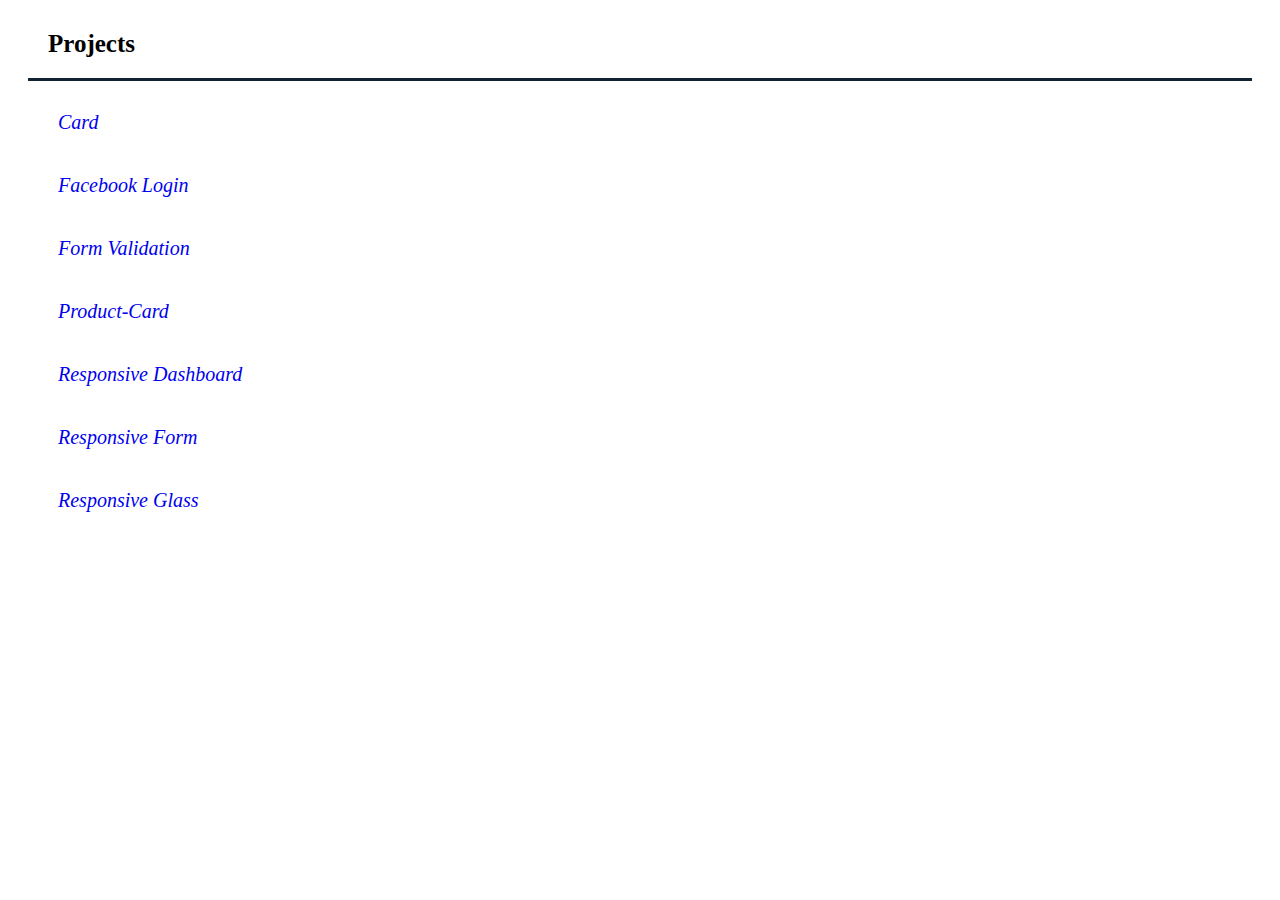
<file: index.html>
<!DOCTYPE html>
<html lang="en">
<head>
    <meta charset="UTF-8">
    <meta name="viewport" content="width=device-width, initial-scale=1.0">
    <title>Projects</title>
    <style>
        h2 {
            padding: 20px;
            border-bottom: 3px solid #123;
            margin: 10px 20px;
            font-size: 25px;
        }
        p {
            text-transform: capitalize;
            padding: 10px 50px;
            font-style: italic;
            font-size: 20px;
        }
        p a {
            text-decoration: none;
        }
    </style>
</head>
<body>
    <h2>Projects</h2>
    <p><a href="card/index.html" target="_blank">Card</a></p>
    <p><a href="facebook_login/index.html" target="_blank">Facebook Login</a></p>
    <p><a href="form validation/index.html" target="_blank">form validation</a></p>
    <p><a href="product-card/index.html" target="_blank">product-card</a></p>
    <p><a href="responsive dashboard/index.html" target="_blank">responsive dashboard</a></p>
    <p><a href="responsive form/index.htm" target="_blank">responsive form </a></p>
    <p><a href="responsive glass/index.html" target="_blank">responsive glass </a></p>
</body>
</html>
</file>
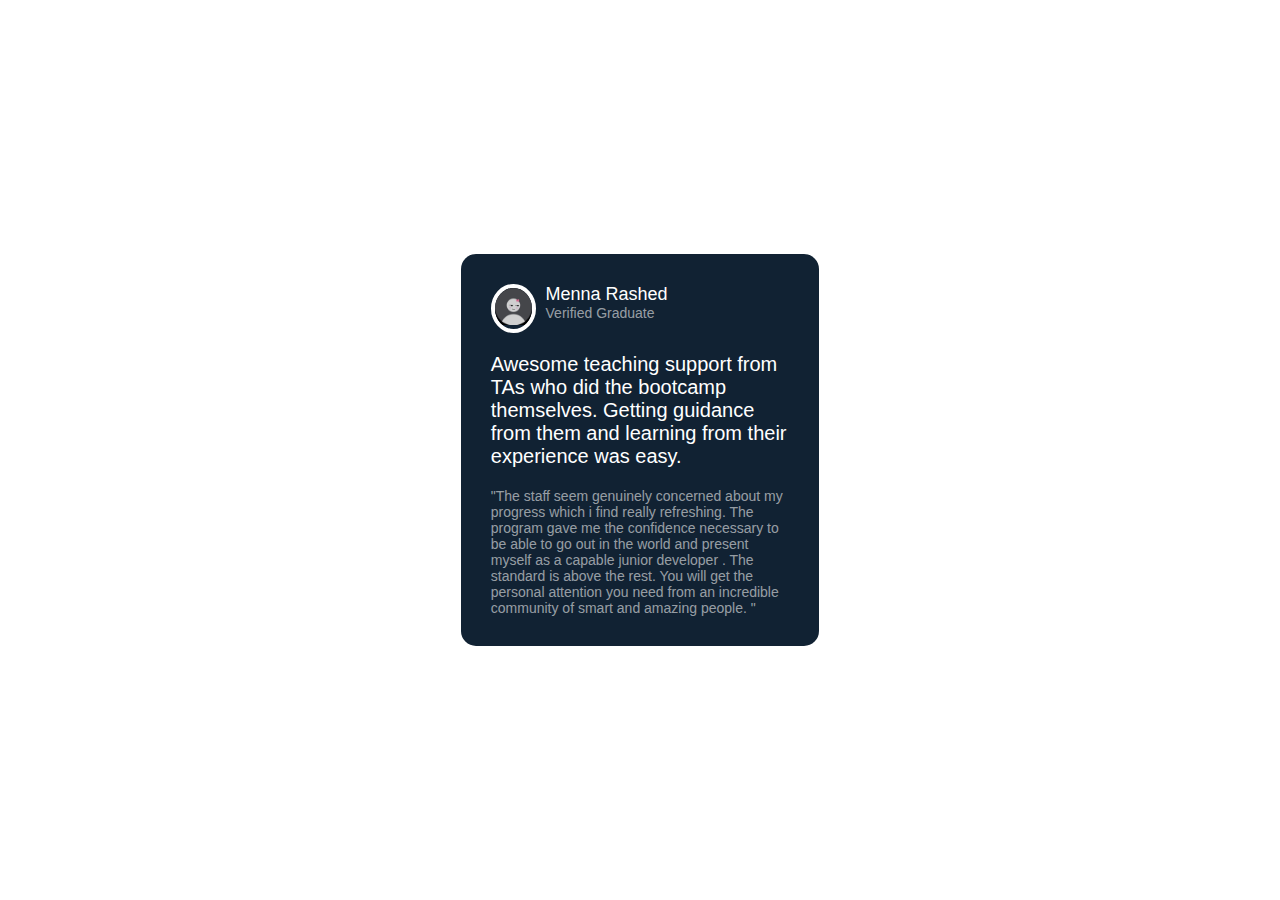
<file: card/index.html>
<!DOCTYPE html>
<html lang="en">
<head>
    <meta charset="UTF-8">
    <meta name="viewport" content="width=device-width, initial-scale=1.0">
    <title>Card</title>
    <link rel="stylesheet" href="style.css">
</head>
<body>
    <div class="container">
        <div class="profile">
            <div class="profile-img">
                <img src="img/girl.jpg" alt="profile image">
            </div>
            <div class="profile-name">
                <p class="name">menna rashed</p>
                <p class="title">verified graduate</p>
            </div>
        </div>
        <div class="p-one">
            Awesome teaching support from TAs who did the bootcamp themselves. 
            Getting guidance from them and learning from their experience was easy.
        </div>
        <div class="p-two">
            "The staff seem genuinely concerned about my progress which i find really refreshing. The program gave me the confidence necessary 
            to be able to go out in the world and present myself as a capable junior developer . The standard is above the rest. You will get the personal attention you 
            need from an incredible community of smart and amazing people. "
        </div>
    </div>
</body>
</html>
</file>
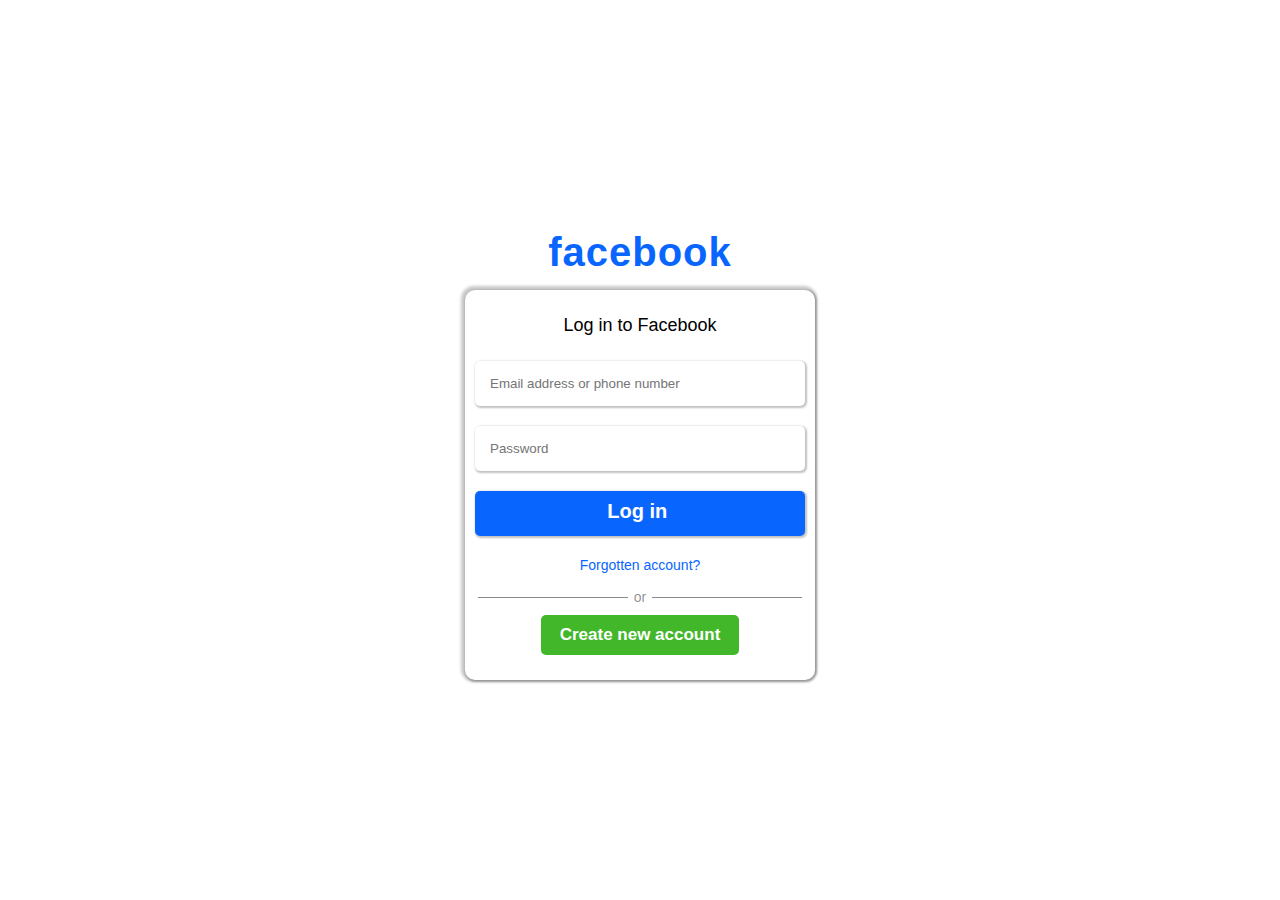
<file: facebook_login/index.html>
<!DOCTYPE html>
<html lang="en">
<head>
    <meta charset="UTF-8">
    <meta name="viewport" content="width=device-width, initial-scale=1.0">
    <title>log in to Facebook</title>
    <link rel="stylesheet" href="css/style.css">
    <link rel="shortcut icon" href="img/communication.png" type="image/x-icon">
</head>
<body>
    <div class="container">
        <div class="logo">
            <h1>facebook</h1>
        </div>
        <div class="content">
            <p>Log in to Facebook</p>
            <div class="form">
                <form action="#" method="post">
                    <input type="text" name="email or phone " placeholder="Email address or phone number" required>
                    <input type="password" name="password" placeholder="Password" required>
                    <input type="submit" value="Log in " class="submit">
                </form>
            </div>
            <div class="forget-acc">
            <a href="#">Forgotten account?</a>
            </div>
            <div class="hr"><span>or</span></div>
            <div class="button">
                            <button type="button"> <a href="new_account.html">Create new account</a></button>
            </div>
        </div>
    </div>
</body>
</html>
</file>
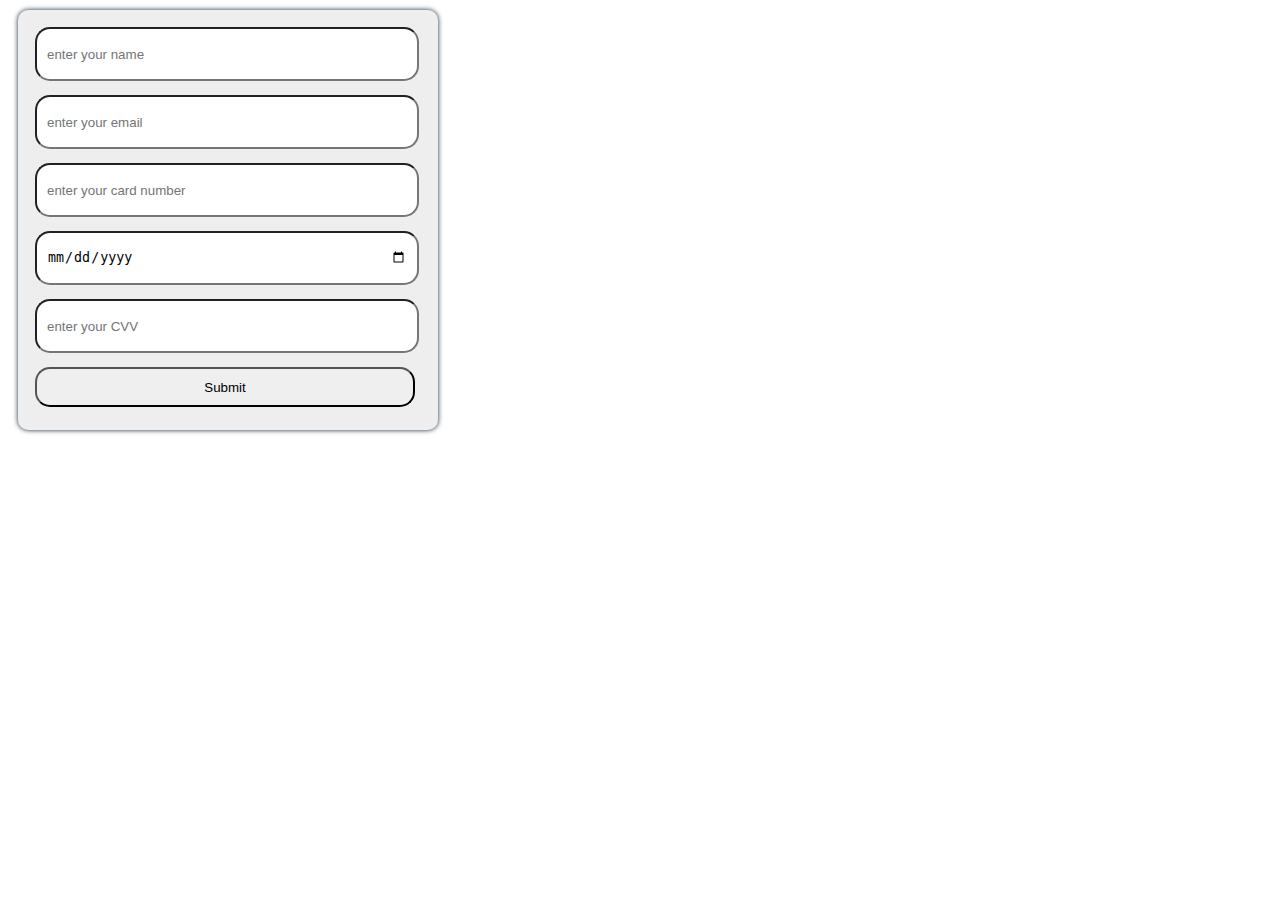
<file: form validation/index.html>
<!DOCTYPE html>
<html lang="en">
<head>
    <meta charset="UTF-8">
    <meta name="viewport" content="width=device-width, initial-scale=1.0">
    <title>form validation</title>
    <link rel="stylesheet" href="style.css">
</head>
<body>
    <form >
        <input type="text" placeholder="enter your name" id="name">
        <input type="email" placeholder="enter your email" id="email">
        <input type="number" placeholder="enter your card number" id="number">
        <input type="date" name="date" id="date">
        <input type="text" placeholder="enter your CVV" id="cvv">
        <input type="submit" id="submitbutton">
    </form>
    <div id="successMessage"></div>
    <script>
        document.getElementById("submitbutton").onclick = function () 
        {
            const name = document.getElementById("name").value.trim();
            const email = document.getElementById("email").value.trim();
            const password = document.getElementById("password").value.trim();
            const number = document.getElementById("number").value.trim();
            const cvv = document.getElementById("cvv").value.trim();
            const successMessage = document.getElementById("successMessage");

            successMessage.textContent = '';
            if (!name || !email || !password || !number || !cvv || !successMessage)
            {
                alert("all felids required");
                return;
            }
            if ( number != 16)
            {
                alert("enter valid length (16 digit)");
                return;
            }
            if ( cvv != 3 )
            {
                alert("enter valid length (3 digit)");
                return;
            }

            successMessage.textContent = 'felids submitted successfully!';
        };
    </script>
</body>
</html>
</file>
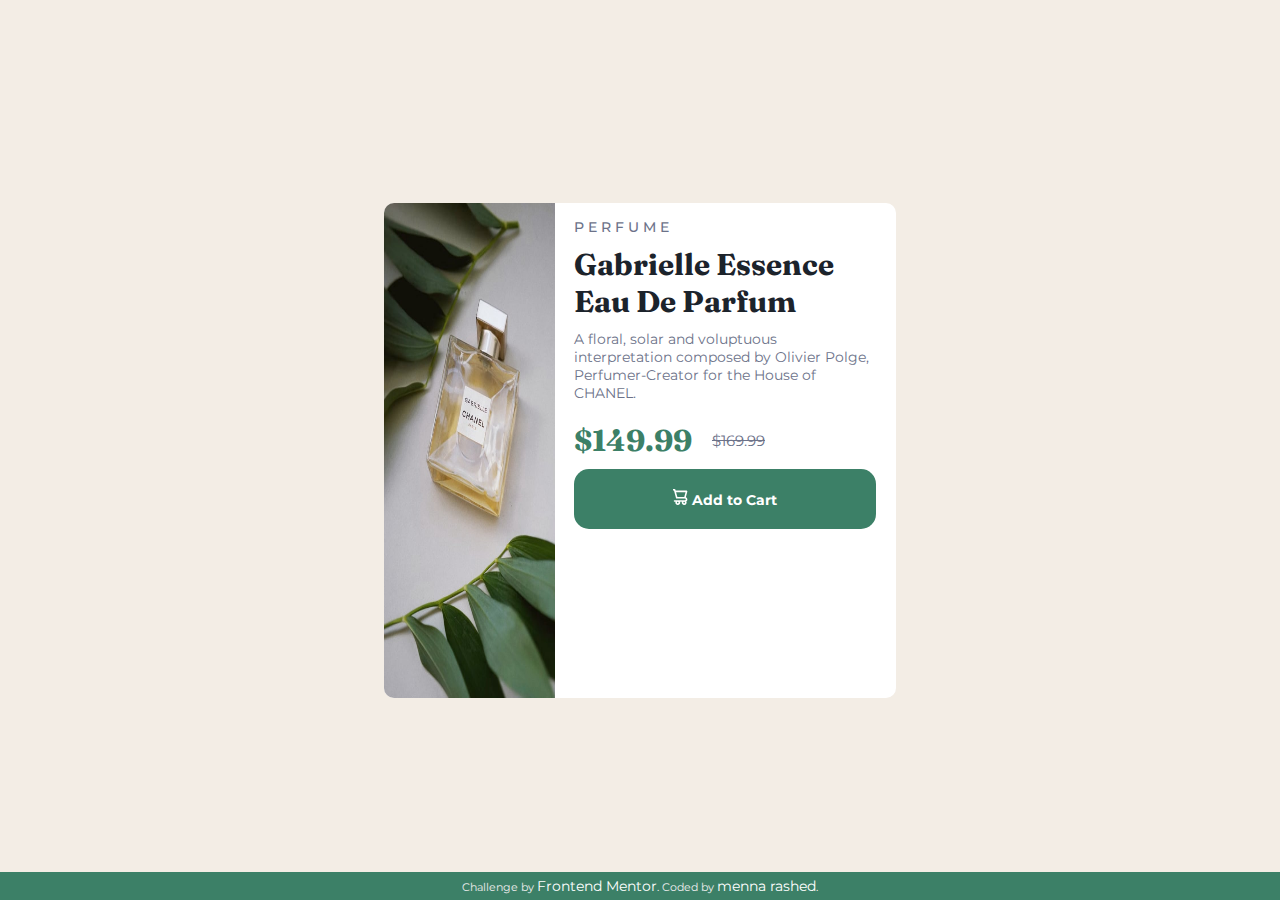
<file: product-card/index.html>
<!DOCTYPE html>
<html lang="en">
<head>
    <meta charset="UTF-8">
    <meta name="viewport" content="width=device-width, initial-scale=1.0">
    <title>Frontend Mentor | Product preview card component</title>
    <link rel="icon" type="image/png" sizes="32x32" href="./images/favicon-32x32.png">
    <link rel="stylesheet" href="css/style.css">
    <link rel="stylesheet" href="https://fonts.google.com/specimen/Montserrat">
    <link href="https://fonts.googleapis.com/css2?family=Montserrat:ital,wght@0,300..800;1,300..800&display=swap"
        rel="stylesheet">
    <style>
        .attribution {
            font-size: 11px;
            text-align: center;
            position: fixed;
            bottom: 0;
            padding: 5px;
            background-color: hsl(158, 36%, 37%);
            color: #eee;
            width: 100%;
            transition: border .5s;
        }
        .attribution a {
            color: #fff;
            text-decoration: none;
        }
        .attribution a:hover {
            border-bottom: 2px solid #fff;
        }
    </style>
</head>
<body>
    <div class="container">
        <div class="product-img">
        </div>
        <div class="product-data">
            <p class="product-type">
                Perfume
            </p>
            <h2 class="product-name">
                Gabrielle Essence Eau De Parfum
            </h2>
            <p class="product-description">
                A floral, solar and voluptuous interpretation composed by Olivier Polge,
                Perfumer-Creator for the House of CHANEL.
            </p>
            <p class="product-price">
                <span>$149.99</span>
                <del>$169.99</del>
            </p>
            <p class="product-cart">
                <a href="#"><svg width="15" height="16" xmlns="http://www.w3.org/2000/svg">
                    <path
                        d="M14.383 10.388a2.397 2.397 0 0 0-1.518-2.222l1.494-5.593a.8.8 0 0 0-.144-.695.8.8 0 0 0-.631-.28H2.637L2.373.591A.8.8 0 0 0 1.598 0H0v1.598h.983l1.982 7.4a.8.8 0 0 0 .799.59h8.222a.8.8 0 0 1 0 1.599H1.598a.8.8 0 1 0 0 1.598h.943a2.397 2.397 0 1 0 4.507 0h1.885a2.397 2.397 0 1 0 4.331-.376 2.397 2.397 0 0 0 1.12-2.021ZM11.26 7.99H4.395L3.068 3.196h9.477L11.26 7.991Zm-6.465 6.392a.8.8 0 1 1 0-1.598.8.8 0 0 1 0 1.598Zm6.393 0a.8.8 0 1 1 0-1.598.8.8 0 0 1 0 1.598Z"
                        fill="#FFF" />
                </svg> Add to Cart</a>
            </p>
        </div>
    </div>
    <div class="attribution">
        Challenge by <a href="https://www.frontendmentor.io?ref=challenge" target="_blank">Frontend Mentor</a>.
        Coded by <a href="#">menna rashed</a>.
    </div>
</body>
</html>
</file>
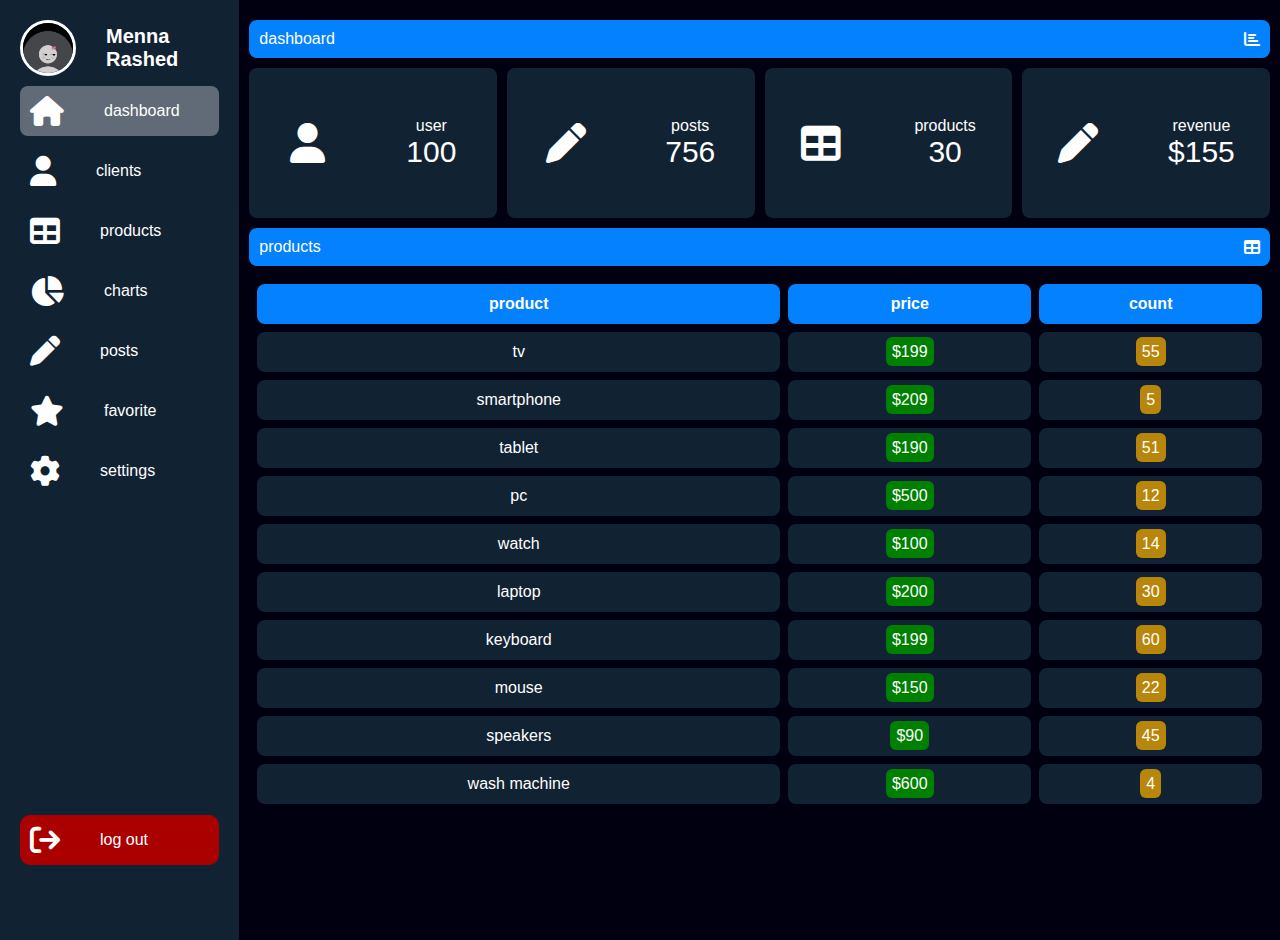
<file: responsive dashboard/index.html>
<!DOCTYPE html>
<html lang="en">
<head>
    <meta charset="UTF-8">
    <meta name="viewport" content="width=device-width, initial-scale=1.0">
    <title>Dashboard</title>
    <link rel="stylesheet" href="style.css">
    <link rel="stylesheet" href="https://cdnjs.cloudflare.com/ajax/libs/font-awesome/6.4.0/css/all.min.css">
</head>
<body>
    <div class="menu">
        <ul>
            <li class="profile">
                <div class="img-box">
                <img src="img/girl.jpg" alt="profile">
                </div>
                <h2>menna rashed</h2>
            </li>
            <li>
                <a href="#" class="active">
                    <i class="fa fa-home"></i>
                    <p>dashboard</p>
                </a>
            </li>
            <li>
                <a href="#">
                    <i class="fa fa-user"></i>
                    <p>clients</p>
                </a>
            </li>
            <li>
                <a href="#">
                    <i class="fa fa-table"></i>
                    <p>products</p>
                </a>
            </li>
            <li>
                <a href="#">
                    <i class="fa fa-chart-pie"></i>
                    <p>charts</p>
                </a>
            </li>
            <li>
                <a href="#">
                    <i class="fa fa-pen"></i>
                    <p>posts</p>
                </a>
            </li>
            <li>
                <a href="#">
                    <i class="fa fa-star"></i>
                    <p>favorite</p>
                </a>
            </li>
            <li>
                <a href="#">
                    <i class="fa fa-cog"></i>
                    <p>settings</p>
                </a>
            </li>
            <li class="log-out">
                <a href="#">
                    <i class="fa fa-sign-out"></i>
                    <p>log out</p>
                </a>
            </li>
        </ul>
    </div>

    <div class="content">
        <div class="title-info">
            <p>dashboard</p>
            <i class="fas fa-chart-bar"></i>
        </div>
        <div class="data-info">
            <div class="box">
                <i class="fas fa-user"></i>
                <div class="data">
                    <p>user</p>
                    <span>100</span>
                </div>
            </div>
            <div class="box">
                <i class="fas fa-pen"></i>
                <div class="data">
                    <p>posts</p>
                    <span>756</span>
                </div>
            </div>
            <div class="box">
                <i class="fas fa-table"></i>
                <div class="data">
                    <p>products</p>
                    <span>30</span>
                </div>
            </div>
            <div class="box">
                <i class="fas fa-pen"></i>
                <div class="data">
                    <p>revenue</p>
                    <span>$155</span>
                </div>
            </div>
        </div>
        <div class="title-info">
            <p>products</p>
            <i class="fas fa-table"></i>
        </div>
        <table>
            <thead>
                <tr>
                    <th>product</th>
                    <th>price</th>
                    <th>count</th>
                </tr>
            </thead>
            <tbody>
                <tr>
                    <td>tv</td>
                    <td><span class="price">$199</span></td>
                    <td><span class="count">55</span></td>
                </tr>
                <tr>
                    <td>smartphone</td>
                    <td><span class="price">$209</span></td>
                    <td><span class="count">5</span></td>
                </tr>
                <tr>
                    <td>tablet</td>
                    <td><span class="price">$190</span></td>
                    <td><span class="count">51</span></td>
                </tr>
                <tr>
                    <td>pc</td>
                    <td><span class="price">$500</span></td>
                    <td><span class="count">12</span></td>
                </tr>
                <tr>
                    <td>watch</td>
                    <td><span class="price">$100</span></td>
                    <td><span class="count">14</span></td>
                </tr>
                <tr>
                    <td>laptop</td>
                    <td><span class="price">$200</span></td>
                    <td><span class="count">30</span></td>
                </tr>
                <tr>
                    <td>keyboard</td>
                    <td><span class="price">$199</span></td>
                    <td><span class="count">60</span></td>
                </tr>
                <tr>
                    <td>mouse</td>
                    <td><span class="price">$150</span></td>
                    <td><span class="count">22</span></td>
                </tr>
                <tr>
                    <td>speakers</td>
                    <td><span class="price">$90</span></td>
                    <td><span class="count">45</span></td>
                </tr>
                <tr>
                    <td>wash machine</td>
                    <td><span class="price">$600</span></td>
                    <td><span class="count">4</span></td>
                </tr>
            </tbody>
        </table>
    </div>
</body>
</html>
</file>
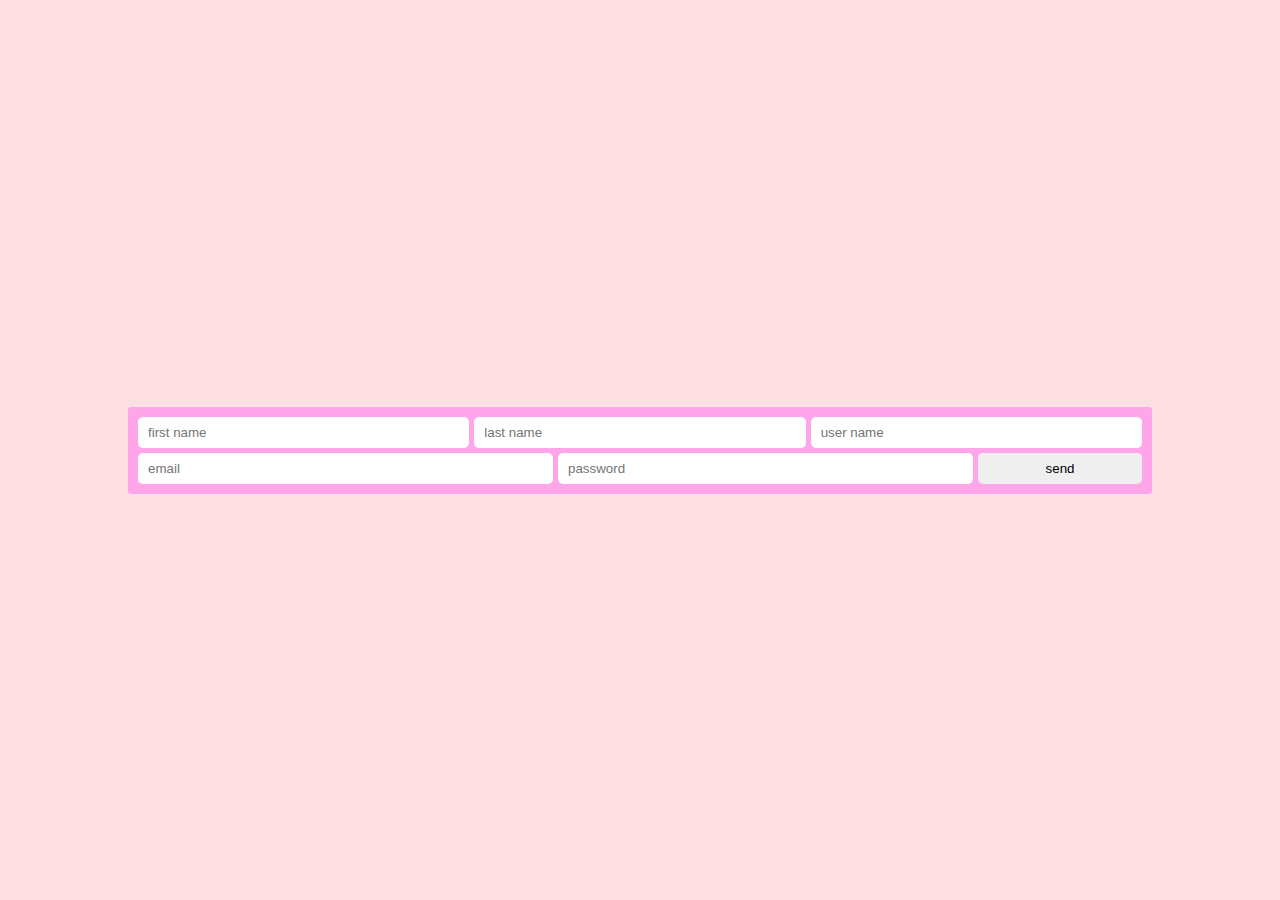
<file: responsive form/index.htm>
<!DOCTYPE html>
<html lang="en">
<head>
    <meta charset="UTF-8">
    <meta name="viewport" content="width=device-width, initial-scale=1.0">
    <title>Responsive Form</title>
    <link rel="stylesheet" href="style.css">
</head>
<body>
    <form action="">
        <input type="text" placeholder="first name">
        <input type="text" placeholder="last name">
        <input type="text" placeholder="user name">
        <input type="email" placeholder="email">
        <input type="password" placeholder="password">
        <input type="submit" value="send" class="submit">
    </form>
</body>
</html>
</file>
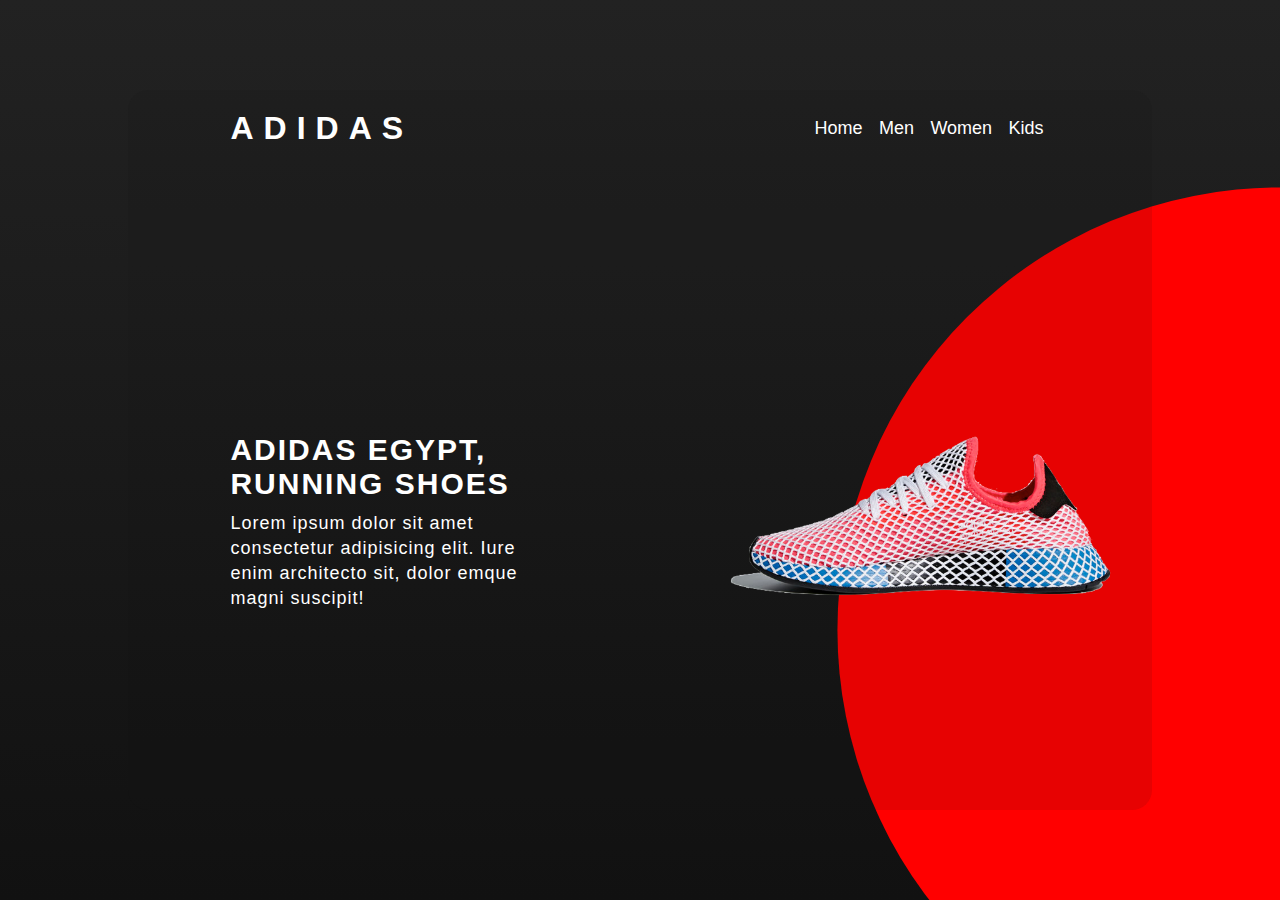
<file: responsive glass/index.html>
<!DOCTYPE html>
<html lang="en">
<head>
    <meta charset="UTF-8">
    <meta name="viewport" content="width=device-width, initial-scale=1.0">
    <title>ADIDAS</title>
    <link rel="stylesheet" href="style.css">
</head>
<body>
    <div class="container">
        <nav>
            <a href="#" class="logo">adidas</a>
            <ul>
                <li><a href="#">home</a></li>
                <li><a href="#">men</a></li>
                <li><a href="#">women</a></li>
                <li><a href="#">kids</a></li>
            </ul>
        </nav>
        <div class="content">
            <div class="text">
                <h2>adidas egypt, <br> running shoes</h2>
                <p>Lorem ipsum dolor sit amet 
                consectetur adipisicing elit. 
                Iure enim architecto sit, dolor
                emque magni suscipit!</p>
            </div>
            <div class="image">
                <img src="shoes.png" alt="shoes">
            </div>
        </div>
    </div>
</body>
</html>
</file>
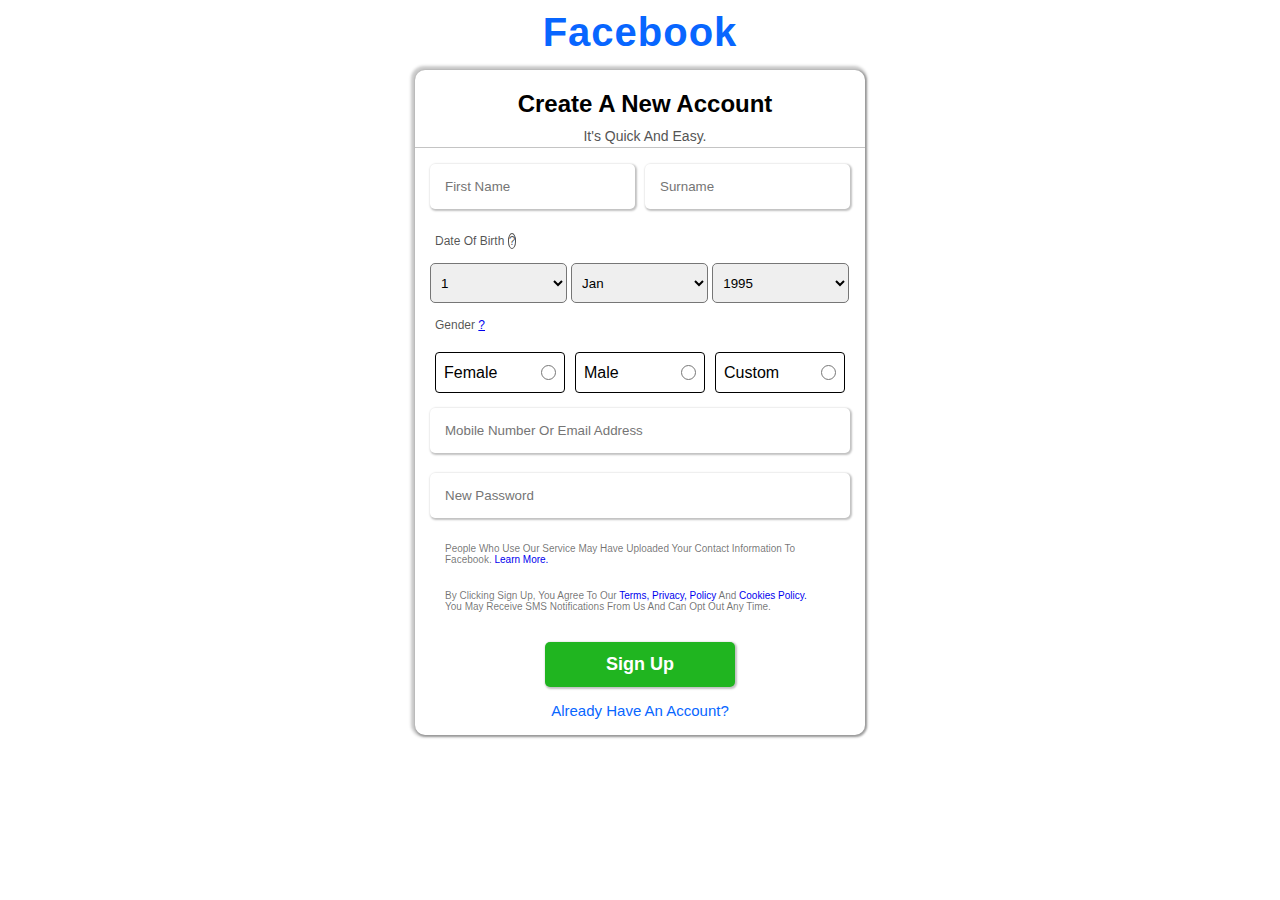
<file: facebook_login/new_account.html>
<!DOCTYPE html>
<html lang="en">
<head>
    <meta charset="UTF-8">
    <meta name="viewport" content="width=device-width, initial-scale=1.0">
    <title>Sign up fo Facebook</title>
    <link rel="stylesheet" href="css/style.css">
    <link rel="stylesheet" href="css/master.css">
    <link rel="shortcut icon" href="img/communication.png" type="image/x-icon">
</head>
<body>
    <div class="container">
        <div class="logo">
            <h1>facebook</h1>
        </div>
        <div class="content ">
            <div class="title">
                <h2>Create a new account</h2>
                <h4> It's quick and easy.</h4>
            </div>
            <div class="form">
                <form action="#" method="post">
                    <div class="name">
                        <input type="text" placeholder="First name" required>
                        <input type="text" placeholder="Surname" required>
                    </div>
                    <div class="birth">
                        <p class="birth-title">date of birth <a href="#">?</a></p>
                        <select name="day"  title="day" required>
                            <option value="1">1</option>
                            <option value="2">2</option>
                            <option value="3">3</option>
                            <option value="4">4</option>
                            <option value="5">5</option>
                            <option value="6">6</option>
                            <option value="7">7</option>
                            <option value="8">8</option>
                            <option value="9">9</option>
                            <option value="10">10</option>
                            <option value="11">11</option>
                            <option value="12">12</option>
                            <option value="13">13</option>
                            <option value="14">14</option>
                            <option value="15">15</option>
                            <option value="16">16</option>
                            <option value="17">17</option>
                            <option value="18">18</option>
                            <option value="19">19</option>
                            <option value="20">20</option>
                            <option value="21">21</option>
                            <option value="22">22</option>
                            <option value="23">23</option>
                            <option value="24">24</option>
                            <option value="25">25</option>
                            <option value="26">26</option>
                            <option value="27">27</option>
                            <option value="28">28</option>
                            <option value="29">29</option>
                            <option value="30">30</option>
                            <option value="31">31</option>
                        </select>
                        <select name="month"  title="month" required>
                            <option value="jan">Jan</option>
                            <option value="Feb">Feb</option>
                            <option value="Mar">Mar</option>
                            <option value="Apr">Apr</option>
                            <option value="May">May</option>
                            <option value="Jun">Jun</option>
                            <option value="Jul">Jul</option>
                            <option value="Aug">Aug</option>
                            <option value="Seb">Seb</option>
                            <option value="Oct">Oct</option>
                            <option value="Nov">Nov</option>
                            <option value="Dec">Dec</option>
                        </select>
                        <select name="year"  title="year" required>
                            <option value="1995">1995</option>
                            <option value="1996">1996</option>
                            <option value="1997">1997</option>
                            <option value="1998">1998</option>
                            <option value="1999">1999</option>
                            <option value="2001">2001</option>
                            <option value="2002">2002</option>
                            <option value="2003">2003</option>
                            <option value="2004">2004</option>
                            <option value="2005">2005</option>
                            <option value="2006">2006</option>
                            <option value="2007">2007</option>
                            <option value="2008">2008</option>
                            <option value="2009">2009</option>
                            <option value="2010">2010</option>
                            <option value="2011">2011</option>
                            <option value="2012">2012</option>
                            <option value="2013">2013</option>
                            <option value="2014">2014</option>
                            <option value="2015">2015</option>
                            <option value="2016">2016</option>
                            <option value="2017">2017</option>
                            <option value="2018">2018</option>
                            <option value="2019">2019</option>
                            <option value="2020">2020</option>
                            <option value="2021">2021</option>
                            <option value="2022">2022</option>
                            <option value="2023">2023</option>
                            <option value="2024">2024</option>
                        </select>
                    </div>
                    <div class="gender">
                        <p class="gender-title">gender <a href="#">?</a></p>
                        <div class="gender-content">
                            <div class="female">
                                <label for="female">female</label>
                                <input type="radio" name="gender" id="female" value="female" placeholder="male" required>
                            </div>
                            <div class="male">
                                <label for="male">male</label>
                                <input type="radio" name="gender" id="male" value="male" required>
                            </div>
                            <div class="custom">
                                <label for="custom">custom</label>
                                <input type="radio" name="gender" id="custom" value="custom" required>
                            </div>
                        </div>
                        
                    </div>
                    <input type="text" name="email or mobile" placeholder="mobile number or email address" required>
                    <input type="password" name="pass" placeholder="new password" required>
                    <p class="polices">
                        people who use our service may have uploaded your contact information to Facebook. <a href="#">Learn more.</a>
                    </p>
                        <p class="polices">
                        by clicking Sign Up, you agree to our <a href="#">Terms,</a>
                        <a href="#">Privacy, Policy</a> and <a href="#">Cookies Policy.</a>
                        <br>
                        you may receive SMS notifications from us and can opt out any time.
                    </p>
                    <div class="submit">
                        <input type="submit" value="Sign Up">
                    </div>
                    <div class="have-acc">
                        <a href="index.html">Already have an account?</a>
                    </div>
                </form>
            </div>
        </div>
    </div>
</body>
</html>
</file>
<file: card/style.css>
* {
    padding: 0;
    margin: 0;
    font-family: Verdana, Geneva, Tahoma, sans-serif, Times, serif;
    box-sizing: border-box;
}
:root {
    --text-color: #fff;
    --te-color: #f0f0f09c;
}
body {
    width: 100%;
    height: 100vh;
    display: flex;
    justify-content: center;
    align-items: center;
}
.container {
    width: 60%;
    background-color: #123;
    padding: 30px;
    border-radius: 15px;
    -webkit-border-radius: 15px;
    -moz-border-radius: 15px;
    -ms-border-radius: 15px;
    -o-border-radius: 15px;
}
.container .profile {
    width: 100%;
    margin-bottom: 20px;
    display: flex;
    gap: 10px;
}
.container .profile .profile-img {
    width: 15%;
    border: 4px solid var(--text-color);
    border-radius: 50%;
    -webkit-border-radius: 50%;
    -moz-border-radius: 50%;
    -ms-border-radius: 50%;
    -o-border-radius: 50%;
    overflow: hidden;
}
.container .profile .profile-img img {
    width: 100%;
}
.container .profile .profile-name .name{
    color: var(--text-color);
    font-size: 18px;
    text-transform: capitalize;
}  
.container .profile .profile-name .title {
    font-size: 14px;
    text-transform: capitalize;
    color: var(--te-color);
}
.container .p-one {
    margin-bottom: 20px;
    font-weight: 500;
    font-size: 20px;
    color: var(--text-color)
}
.container .p-two {
    color: var(--te-color);
    font-size: 14px;
}

/* Extra small devices (phones, 600px and down) */
@media only screen and (max-width: 600px) {
    .container {
        width: 60%;
    }
}

/* Small devices (portrait tablets and large phones, 600px and up) */
@media only screen and (min-width: 600px) {
    .container {
        width: 45%
    }
}

/* Medium devices (landscape tablets, 768px and up) */
@media only screen and (min-width: 768px) {
    .container {
        width: 35%;
    }
}

/* Large devices (laptops/desktops, 992px and up) */
@media only screen and (min-width: 992px) {
    .container {
        width: 32%;
    }
}

/* Extra large devices (large laptops and desktops, 1200px and up) */
@media only screen and (min-width: 1200px) {
    .container {
            width: 28%;
    }
}
</file>
<file: facebook_login/css/style.css>
* {
    margin: 0;
    padding: 0;
    font-family: sans-serif;
    box-sizing: border-box;
}
body {
    background-color: #fff;
    width: 100%;
    height: 100vh;
    display: flex;
    justify-content: center;
    align-items: center ;
}
.logo h1 {
    text-align: center;
    color: #0866ff;
    font-size: 40px;
    font-weight: 700;
    letter-spacing: 1px;
    padding: 10px;
    margin-bottom: 5px;
}
.content {
    background-color: #fff;
    width: 350px;
    height: 390px;
    padding: 10px;
    border-radius: 10px;
    -webkit-border-radius: 10px;
    -moz-border-radius: 10px;
    -ms-border-radius: 10px;
    -o-border-radius: 10px;
    box-shadow: 1px 1px 2px 1px #11111147, 
                -1px -1px 3px 3px #1111113a;
}
.content p {
    text-align: center;
    padding: 10px;
    margin: 5px;
    font-size: 18px;
}
.content .form input {
    width: 100%;
    height: 45px;
    padding: 15px;
    margin: 10px 0;
    border: transparent;
    box-shadow: 1px 1px 2px 1px #11111142;
    border-radius: 5px;
    -webkit-border-radius: 5px;
    -moz-border-radius: 5px;
    -ms-border-radius: 5px;
    -o-border-radius: 5px;
}
.content .form input.submit {
    color: white;
    background-color: #0866ff;
    font-size: 20px;
    font-weight: 700;
    padding-top: 9px;
}
.content .forget-acc {
    text-align: center;
    padding: 10px;
}
.content .forget-acc a {
    text-decoration: none;
    color: #0866ff;
    font-size: 14px;
}
.content .forget-acc a:hover {
    text-decoration: underline;
}
.content .hr {
    text-align: center;
    color: #1111117d;
    font-size: 14px;
    padding: 5px 10px;
    position: relative;
}
.content .hr::before {
    content: '';
    width: 150px ;
    height: 1px;
    background-color: #1111117d;
    position: absolute;
    left: 3px;
    top: 50%;
}
.content .hr::after {
    content: '';
    width: 150px ;
    height: 1px;
    background-color: #1111117d;
    position: absolute;
    right: 3px;
    top: 50%;
}
.content .button {
    width: 60%;
    margin: 5px auto;
}
.content .button button {
    width: 100%;
    height: 40px;
    padding: 10px;
    border-radius: 5px;
    -webkit-border-radius: 5px;
    -moz-border-radius: 5px;
    -ms-border-radius: 5px;
    -o-border-radius: 5px;
    background-color: #42b72a;
    border: transparent;

}
.content button a {
    text-decoration: none;
    color: #fff;
    font-size: 17px;
    font-weight: bold;
}
</file>
<file: form validation/style.css>
form {
    width: 400px;
    height: 400px;
    background-color: #eee;
    padding: 10px;
    margin: 10px;
    box-shadow: 0px 0px 5px #123;
    border-radius: 10px;
    -webkit-border-radius: 10px;
    -moz-border-radius: 10px;
    -ms-border-radius: 10px;
    -o-border-radius: 10px;
}
input {
    width: 90%;
    margin: 7px;
    padding: 10px;
    height: 30px;
    border-radius: 15px;
    -webkit-border-radius: 15px;
    -moz-border-radius: 15px;
    -ms-border-radius: 15px;
    -o-border-radius: 15px;
}
#submitbutton {
    width: 95%;
    height: 40px;
}
</file>
<file: product-card/css/style.css>
@import url('https://fonts.googleapis.com/css2?family=Cairo:wght@200..1000&family=Fraunces:ital,opsz,wght@0,9..144,100..900;1,9..144,100..900&family=Jomhuria&family=Montserrat:ital,wght@0,100..900;1,100..900&family=Open+Sans:ital,wght@0,300..800;1,300..800&display=swap');
@import url('https://fonts.googleapis.com/css2?family=Cairo:wght@200..1000&family=Fraunces:ital,opsz,wght@0,9..144,100..900;1,9..144,100..900&family=Jomhuria&family=Montserrat:ital,wght@0,100..900;1,100..900&family=Open+Sans:ital,wght@0,300..800;1,300..800&display=swap');

* {
    margin: 0;
    padding: 0;
    box-sizing: border-box;
    font-family: "Montserrat", sans-serif;
    font-size: 14px;
}
body {
    width: 100%;
    height: 100vh;
    background-color: #f2ebe3ea;
    display: flex;
    justify-content: center;
    align-items: center;
}
.container {
    width: 80%;
    background-color: hsl(0, 0%, 100%);
    border-radius: 10px;
    -webkit-border-radius: 10px;
    -moz-border-radius: 10px;
    -ms-border-radius: 10px;
    -o-border-radius: 10px;
    overflow: hidden;
}
.container .product-img {
    width: 100%;
    height: 250px;
    background-image: url(../images/image-product-mobile.jpg);
    background-size: 100% 100%;
    background-repeat: no-repeat;
}
.container .product-data {
    padding: 15px 20px ;
}
.container .product-data .product-type {
    color: hsl(228, 12%, 48%);
    text-transform: uppercase;
    letter-spacing: 4px;
    font-weight: 500;
}
.container .product-data .product-name {
    color: hsl(212, 21%, 14%);
    font-family: "Fraunces", serif;
    font-weight: 700;
    font-size: 30px;
    margin: 10px 0;
    padding-right: 10px;
}
.container .product-data .product-description {
    color: hsl(228, 12%, 48%);
    margin-bottom: 20px;
    font-size: 14px;
}
.container .product-data .product-price {
    display: flex;
    align-items: center;
    gap: 20px;
    margin-bottom: 10px;
}
.container .product-data .product-price span {
    color: hsl(158, 36%, 37%);
    font-family: "Fraunces", serif;
    font-weight: bold;
    font-size: 30px;
}
.container .product-data .product-price del {
    color: hsl(228, 12%, 48%);
    font-size: 15px;
}
.container .product-data .product-cart {
    background-color:hsl(158, 36%, 37%);
    border-radius: 15px;
    -webkit-border-radius: 15px;
    -moz-border-radius: 15px;
    -ms-border-radius: 15px;
    -o-border-radius: 15px;
    text-align: center;
    overflow: hidden;
}

.container .product-data .product-cart a {
    text-decoration: none;
    font-weight: bold;
    color: hsl(0, 0%, 100%);
    display: block;
    width: 100%;
    padding: 20px;
}
.container .product-data .product-cart a:hover {
    background-color: hsl(158, 39%, 16%);
}
/* Small devices (portrait tablets and large phones, 600px and up) */
@media only screen and (min-width: 560px) {
    .container {
        width: 60%;
    }
}

/* Medium devices (landscape tablets, 768px and up) */
@media only screen and (min-width: 768px) {
    .container {
        width: 50%;
    }
}

/* Large devices (laptops/desktops, 992px and up) */
@media only screen and (min-width: 992px) {
    .container {
        width: 50%;
        height: 55vh;
        display: flex;
    }
    .container .product-img {
        height: 100%;
        background-image: url(../images/image-product-desktop.jpg);
        background-size: 100% 100%;
    }
    .container .product-data {
        display: flex;
        flex-direction: column;
    }
}

/* for very large screen */
@media only screen and (min-width: 1200px) {
    .container {
            width: 40%;
            height: 55vh;
        }

    .container .product-img {
        height: 100%;
        background-image: url(../images/image-product-desktop.jpg);
        background-size: 90% 100%;
    }
    .container .product-data {
        padding-left: 0;
        display: flex;
        flex-direction: column;
    }
    
}
</file>
<file: responsive dashboard/style.css>
* {
    padding: 0;
    margin: 0;
    font-family: sans-serif;
    color: #fff;
}
body {
    background-color: #001;
    display: flex;
}
.menu {
    background-color: #123;
    width: 50px;
    height: 100vh;
    padding: 20px;
    overflow: hidden;
    transition: .5s;
    -webkit-transition: .5s;
    -moz-transition: .5s;
    -ms-transition: .5s;
    -o-transition: .5s;
}
.menu:hover {
    width: 250px;
}
.menu .profile {
    display: flex;
    align-items: center;
    gap: 30px;
}
.menu .profile .img-box {
    width: 50px;
    height: 50px;
    border: 3px #fff solid;
    border-radius: 50%;
    -webkit-border-radius: 50%;
    -moz-border-radius: 50%;
    -ms-border-radius: 50%;
    -o-border-radius: 50%;
    overflow: hidden;
    flex-shrink: 0;
}
.menu .profile .img-box img{
    width: 100%;
}
.menu .profile h2 {
    text-transform: capitalize;
    font-size: 20px;
}
.menu ul {
    list-style: none;
    position: relative;
    height: 95%;
}
.menu ul li a{
    display: block;
    text-decoration: none;
    padding: 10px;
    margin: 10px 0;
    border-radius: 8px;
    display: flex;
    align-items: center;
    gap: 40px;
    -webkit-border-radius: 8px;
    -moz-border-radius: 8px;
    -ms-border-radius: 8px;
    -o-border-radius: 8px;
    transition: .5s;
    -webkit-transition: .5s;
    -moz-transition: .5s;
    -ms-transition: .5s;
    -o-transition: .5s;
}
.menu ul li a:hover ,
.active,
.data-info .box:hover,
td:hover{
    background-color: #ffffff55;
}
.menu ul li a i {
    font-size: 30px;
}
.menu ul li.log-out {
    position: absolute;
    bottom: 0;
    width: 100%;
}
.menu ul li.log-out a{
    background-color: #a00;
    border-radius: 10px;
    -webkit-border-radius: 10px;
    -moz-border-radius: 10px;
    -ms-border-radius: 10px;
    -o-border-radius: 10px;
}
.content {
    width: 100%;
    margin: 10px;
}
.title-info {
    background-color: #0481ff;
    padding: 10px;
    display: flex;
    align-items: center;
    justify-content: space-between;
    border-radius: 8px;
    -webkit-border-radius: 8px;
    -moz-border-radius: 8px;
    -ms-border-radius: 8px;
    -o-border-radius: 8px;
    margin: 10px 0;
}
.data-info {
    display: flex;
    align-items: center;
    justify-content: space-between;
    flex-wrap: wrap;
    gap: 10px;
}
.data-info .box {
    background-color: #123;
    height: 150px;
    flex-basis: 150px;
    flex-grow: 1;
    border-radius: 8px;
    -webkit-border-radius: 8px;
    -moz-border-radius: 8px;
    -ms-border-radius: 8px;
    -o-border-radius: 8px;
    display: flex;
    align-items: center;
    justify-content: space-around;
}
.data-info .box i {
    font-size: 40px;
}
.data-info .box .data {
    text-align: center;
}
.data-info .box .data span {
    font-size: 30px;
}
table {
    width: 100%;
    text-align: center;
    border-spacing: 8px;
}
th, 
td {
    background-color: #123;
    height: 40px;
    border-radius: 8px;
    -webkit-border-radius: 8px;
    -moz-border-radius: 8px;
    -ms-border-radius: 8px;
    -o-border-radius: 8px;
}
th {
    background-color: #0481ff;
}
.price , 
.count {
    padding: 6px;
    border-radius: 6px;
    -webkit-border-radius: 6px;
    -moz-border-radius: 6px;
    -ms-border-radius: 6px;
    -o-border-radius: 6px;
}
.price {
    background-color: green;
}
.count {
    background-color: darkgoldenrod;
}
</file>
<file: responsive form/style.css>
* {
    margin: 0;
    padding: 0;
    box-sizing: border-box;
}
body {
    background-color: #ffc0cb83;
    height: 100vh;
    display: flex;
    justify-content: center;
    align-items: center;
}
form {
    background-color: #ff00ff41;
    width: 80%;
    display: flex;
    flex-wrap: wrap;
    gap: 5px;
    padding: 10px;
    border-radius: 3px;
    -webkit-border-radius: 3px;
    -moz-border-radius: 3px;
    -ms-border-radius: 3px;
    -o-border-radius: 3px;
}
input {
    flex-grow: 1;
    padding: 8px 10px;
    flex-basis: 300px;
    border-radius: 5px;
    -webkit-border-radius: 5px;
    -moz-border-radius: 5px;
    -ms-border-radius: 5px;
    -o-border-radius: 5px;
    border: none;
    outline: none;
}
.submit {
    flex-basis: fit-content;
}
</file>
<file: responsive glass/style.css>
* {
    font-family: sans-serif;
    margin: 0;
    padding: 0;
}
body {
    background-image: linear-gradient(#222,#111);
    height: 100vh;
    width: 100%;
    overflow: hidden;
    display: flex;
    justify-content: center;
    align-items: center;
}
body::after {
    content: '';
    width: 100%;
    height: 100%;
    background-color: red;
    position: absolute;
    clip-path: circle(40% at right 70%);
    z-index: -1;
}
.container {
    background-color: rgba(21, 20, 20, 0.1);
    height: 80%;
    width: 80%;
    border-radius:20px ;
    -webkit-border-radius:20px ;
    -moz-border-radius:20px ;
    -ms-border-radius:20px ;
    -o-border-radius:20px ;
    overflow: hidden;
}
nav {
    display: flex;
    justify-content: space-between;
    align-items: center;
    width: 80%;
    margin: auto;
    padding: 20px 0;
}
.logo {
    color: #fff;
    text-decoration: none;
    font-size: 32px;
    text-transform: uppercase;
    letter-spacing: 10px;
    font-weight: 700;
}
nav ul li {
    display: inline-block ;
    margin: 0 6px;
}
nav ul li a {
    color: #fff;
    text-decoration: none;
    font-size: 18px;
    text-transform: capitalize;
    font-weight: 500px;
}
nav ul li a:hover {
    color: #e80202;
}
.content {
    display: flex;
    justify-content: space-between;
    align-items: center;
    height: 100%;
    width: 80%;
    margin: auto;
}
.content .text {
    color: #fff;
    width: 40%;
}
.content .text h2 {
    font-size: 30px;
    text-transform: uppercase;
    font-weight: 700;
    letter-spacing: 2px;
}
.content .text  p {
    font-size:  18px ;
    line-height: 25px;
    margin: 10px 0;
    letter-spacing: 1px;
}
.content .image {
    width: 40%;
}
.content .image img {
    width: 400px;
}

@media (min-width: 950px) and (max-width: 1150px) {
    .content .image img {
            width: 330px;
        }
}
@media (max-width: 950px) {
    .content,
    nav {
        flex-direction: column;
        justify-content: center;
    }
    .content .image ,
    .content .text {
        width: 80%;
    }
    body::after {
        clip-path: circle( 50% at bottom );
    }
}
</file>
<file: facebook_login/css/master.css>
* {
    text-transform: capitalize;
}
body {
    align-items: flex-start;
}
.content {
    height: auto;
    width: 450px;
    margin-bottom: 20px;
    padding: 15px
}
.container .content .title {
    width: 100%;
    text-align: center;
    margin: 5px;
    position: relative;
}
.container .content .title h2 {
    margin: 5px;
}
.container .content .title h4 {
    margin: 10px;
    color: #555;
    font-size: 14px;
    font-weight: 200;
}
.container .content .title h4::after {
    content: '';
    height: 1px;
    width: 450px;
    background-color: #1111113f;
    position: absolute;
    top: 105%;
    left: -20px;
}
.container .content .form .name {
    width: 100%;
    display: flex;
    justify-content: space-between;
}
.container .content .form .name input {
    width: calc((100% - 10px)/2);
}
.container .content .form .birth {
    width: 100%;
}
.container .content .form .birth .birth-title ,
.container .content .form .gender .gender-title{
    text-align: left;
    padding-left: 0;
    font-size: 12px;
    color: #111111bb;
}
.container .content .form .birth .birth-title a {
    text-decoration: none;
    color: #111111bb;
    border: 1px solid;
    width: 10px;
    height: 8px;
    border-radius: 50%;
    -webkit-border-radius: 50%;
    -moz-border-radius: 50%;
    -ms-border-radius: 50%;
    -o-border-radius: 50%;
}
.container .content .form .birth select {
    width: calc((100% - 10px )/3);
    padding: 6px;
    height: 40px;
    border-radius: 5px;
    -webkit-border-radius: 5px;
    -moz-border-radius: 5px;
    -ms-border-radius: 5px;
    -o-border-radius: 5px;
}
.container .content .form .gender .gender-content{
    width: 100%;
    display: flex;
    justify-content: space-between;
}
.container .content .form .gender .gender-content div {
    width: calc((100% ) /3);
    border: 1px solid ;
    padding: 2PX 8px;
    margin: 5px;
    border-radius: 4px;
    -webkit-border-radius: 4px;
    -moz-border-radius: 4px;
    -ms-border-radius: 4px;
    -o-border-radius: 4px;
    display: flex;
    justify-content: space-between;
}
.container .content .form .gender div input {
    width: 15px;
    height: 15px;
    box-shadow: none;
    background-color: red;
}
.container .content .form .gender div label {
    align-self: center;
}
.container .content .form .polices {
    font-size: 10px;
    text-align: left;
    color: #11111198;
}
.container .content .form .polices a {
    text-decoration: none;
}
.container .content .form .submit {
    width: 50%;
    padding: 5px 10px;
    margin: auto;
}
.container .content .form .submit input {
    color: #fff;
    background-color: rgb(32, 181, 32);
    font-weight: bold;
    font-size: 18px;
    padding: 10px;
}
.container .content .form .have-acc {
    width: 100%;
    text-align: center;
}
.container .content .form .have-acc a {
    text-decoration: none;
    color: #0866ff;
    font-size: 15px;
}
</file>
